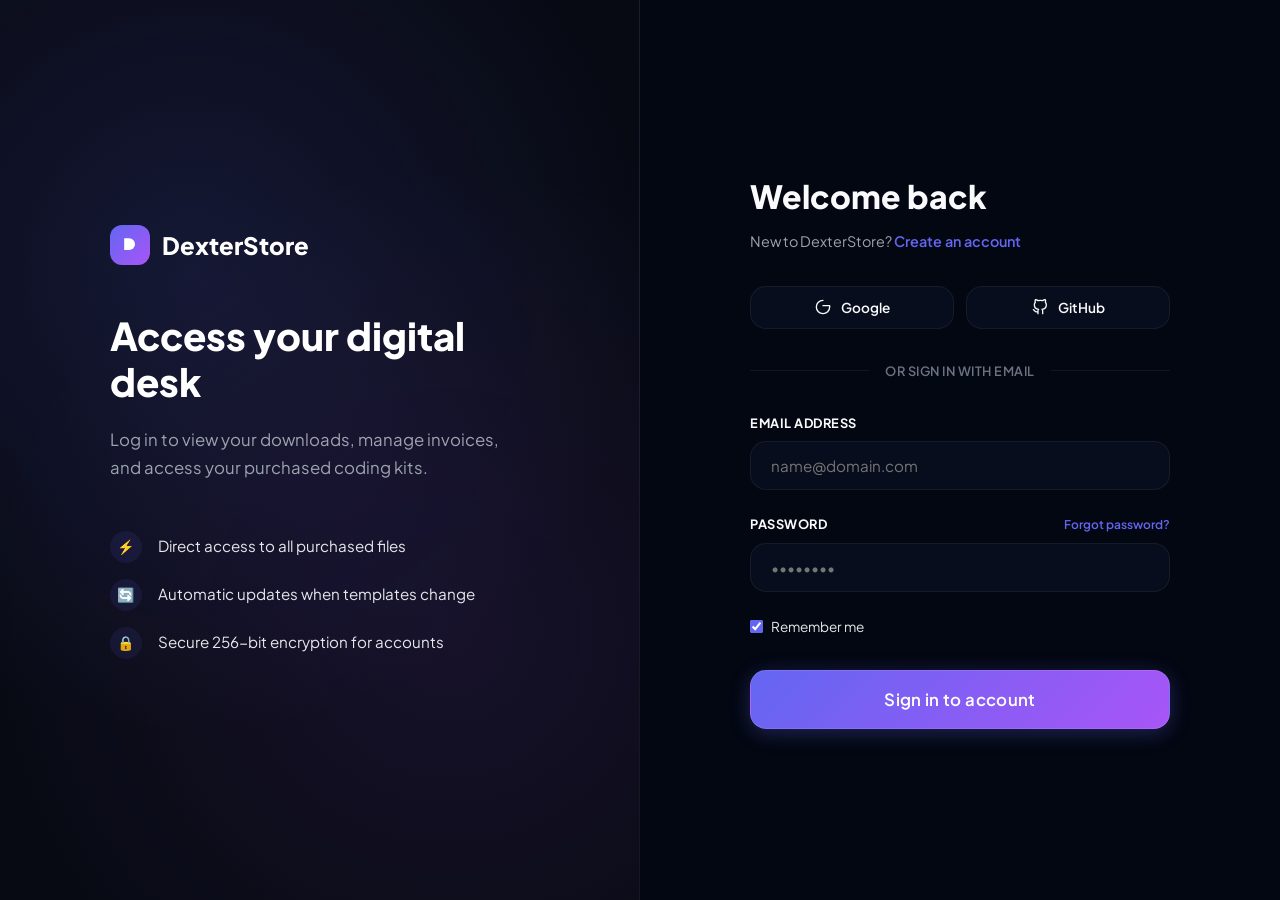
<file: login.html>
<!DOCTYPE html>
<html lang="en" data-theme="dark">
<head>
  <meta charset="UTF-8">
  <meta name="viewport" content="width=device-width, initial-scale=1.0">
  <title>Sign in — DexterStore</title>
  <link rel="stylesheet" href="style.css">
</head>
<body>

<main class="auth-page">
  
  <!-- Visual Left Side -->
  <div class="auth-panel">
    <div class="auth-panel__inner">
      <a href="index.html" class="auth-panel__logo">
        <div class="navbar__logo-mark" style="box-shadow:none;">
          <svg viewBox="0 0 24 24" fill="none" xmlns="http://www.w3.org/2000/svg">
            <path d="M5 4h6a7 7 0 0 1 0 14H5V4z" fill="white"/>
          </svg>
        </div>
        <span>Dexter<span>Store</span></span>
      </a>
      <h2 class="auth-panel__title">Access your digital desk</h2>
      <p class="auth-panel__sub">Log in to view your downloads, manage invoices, and access your purchased coding kits.</p>
      
      <div class="auth-bullet">
        <div class="auth-bullet-icon">⚡</div>
        <span>Direct access to all purchased files</span>
      </div>
      <div class="auth-bullet">
        <div class="auth-bullet-icon">🔄</div>
        <span>Automatic updates when templates change</span>
      </div>
      <div class="auth-bullet">
        <div class="auth-bullet-icon">🔒</div>
        <span>Secure 256-bit encryption for accounts</span>
      </div>
    </div>
  </div>

  <!-- Form Right Side -->
  <div class="auth-form-side">
    <div class="auth-form-box">
      <h1 class="auth-form-title">Welcome back</h1>
      <p class="auth-form-sub">New to DexterStore? <a href="register.html">Create an account</a></p>

      <div class="oauth-btns">
        <button class="oauth-btn" id="googleBtn" type="button">
          <svg width="16" height="16" viewBox="0 0 24 24" fill="none" stroke="currentColor" stroke-width="2" stroke-linecap="round" stroke-linejoin="round"><path d="M12 2a10 10 0 1 0 10 10V10H12"/></svg>
          Google
        </button>
        <button class="oauth-btn" id="githubBtn" type="button">
          <svg width="16" height="16" viewBox="0 0 24 24" fill="none" stroke="currentColor" stroke-width="2" stroke-linecap="round" stroke-linejoin="round"><path d="M9 19c-5 1.5-5-2.5-7-3m14 6v-3.87a3.37 3.37 0 0 0-.94-2.61c3.14-.35 6.44-1.54 6.44-7A5.44 5.44 0 0 0 20 4.77 5.07 5.07 0 0 0 19.91 1S18.73.65 16 2.48a13.38 13.38 0 0 0-7 0C6.27.65 5.09 1 5.09 1A5.07 5.07 0 0 0 5 4.77a5.44 5.44 0 0 0-1.5 3.78c0 5.42 3.3 6.61 6.44 7A3.37 3.37 0 0 0 9 18.13V22"/></svg>
          GitHub
        </button>
      </div>

      <div class="divider">Or sign in with email</div>

      <form id="loginForm">
        <div class="form-group">
          <label class="form-label" for="email">Email Address</label>
          <input class="form-input" type="email" id="email" required placeholder="name@domain.com">
        </div>
        <div class="form-group">
          <div style="display:flex;justify-content:space-between;align-items:center;">
            <label class="form-label" for="password">Password</label>
            <a href="#" style="font-size:0.75rem;color:var(--primary);font-weight:600;margin-bottom:8px;">Forgot password?</a>
          </div>
          <input class="form-input" type="password" id="password" required placeholder="••••••••">
        </div>

        <div class="form-opts">
          <label style="display:flex;align-items:center;gap:8px;font-size:0.85rem;cursor:pointer;">
            <input type="checkbox" style="accent-color:var(--primary);" checked> Remember me
          </label>
        </div>

        <button class="btn btn-primary btn-lg" type="submit" style="width:100%;justify-content:center;">
          Sign in to account
        </button>
      </form>
    </div>
  </div>

</main>

<div class="toast" id="toast"></div>

<script>
  document.getElementById('loginForm').addEventListener('submit', e => {
    e.preventDefault();
    const t = document.getElementById('toast');
    t.textContent = 'Welcome back! Signing in...';
    t.className = 'toast toast--success show';
    setTimeout(() => {
      window.location.href = 'index.html';
    }, 1200);
  });

  const oauthHandler = () => {
    const t = document.getElementById('toast');
    t.textContent = 'Connecting OAuth provider...';
    t.className = 'toast show';
    setTimeout(() => {
      t.textContent = 'OAuth successful! Redirecting...';
      t.className = 'toast toast--success show';
      setTimeout(() => window.location.href = 'index.html', 1000);
    }, 1500);
  };

  document.getElementById('googleBtn').addEventListener('click', oauthHandler);
  document.getElementById('githubBtn').addEventListener('click', oauthHandler);
</script>
</body>
</html>
</file>
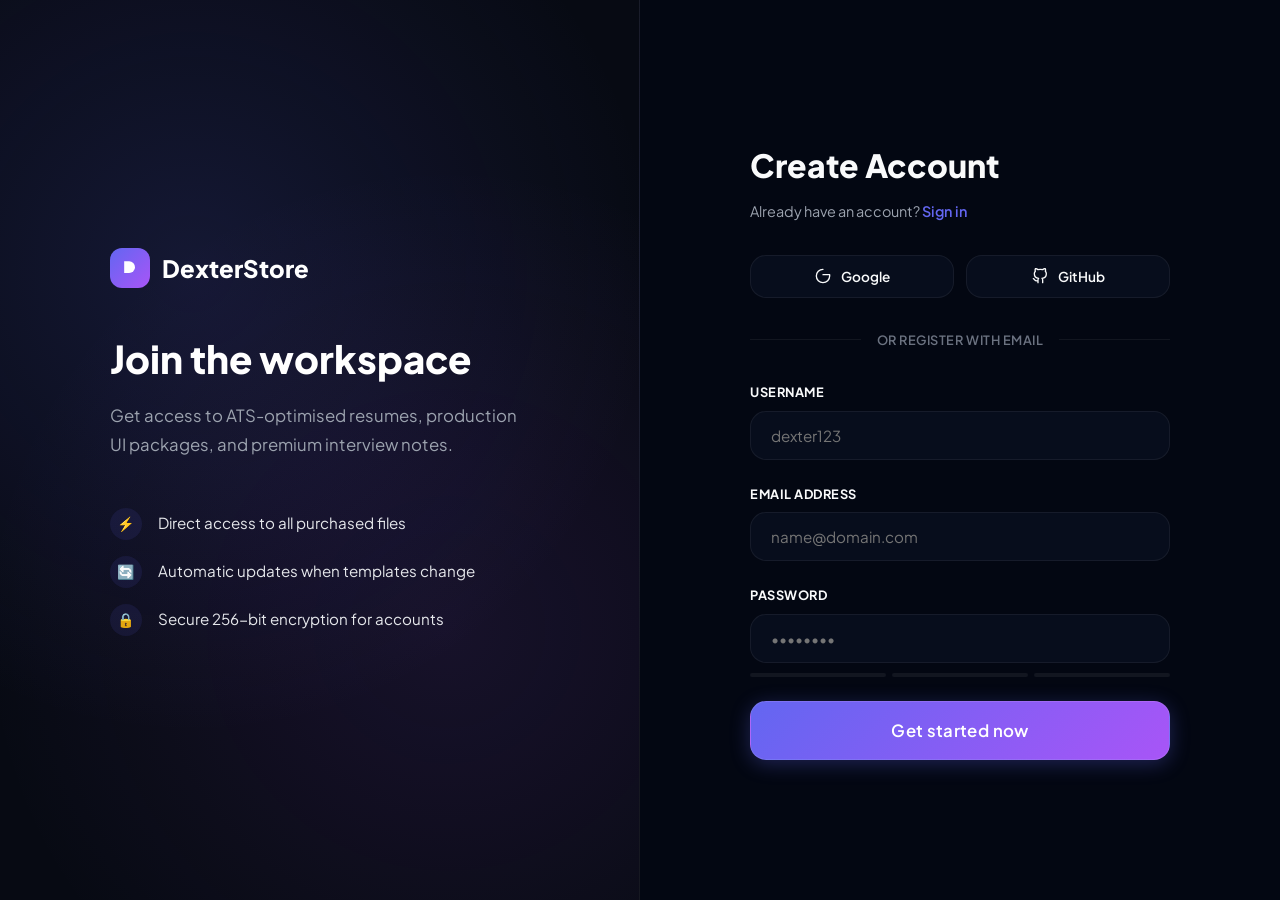
<file: register.html>
<!DOCTYPE html>
<html lang="en" data-theme="dark">
<head>
  <meta charset="UTF-8">
  <meta name="viewport" content="width=device-width, initial-scale=1.0">
  <title>Get Started — DexterStore</title>
  <link rel="stylesheet" href="style.css">
</head>
<body>

<main class="auth-page">
  
  <!-- Visual Left Side -->
  <div class="auth-panel">
    <div class="auth-panel__inner">
      <a href="index.html" class="auth-panel__logo">
        <div class="navbar__logo-mark" style="box-shadow:none;">
          <svg viewBox="0 0 24 24" fill="none" xmlns="http://www.w3.org/2000/svg">
            <path d="M5 4h6a7 7 0 0 1 0 14H5V4z" fill="white"/>
          </svg>
        </div>
        <span>Dexter<span>Store</span></span>
      </a>
      <h2 class="auth-panel__title">Join the workspace</h2>
      <p class="auth-panel__sub">Get access to ATS-optimised resumes, production UI packages, and premium interview notes.</p>
      
      <div class="auth-bullet">
        <div class="auth-bullet-icon">⚡</div>
        <span>Direct access to all purchased files</span>
      </div>
      <div class="auth-bullet">
        <div class="auth-bullet-icon">🔄</div>
        <span>Automatic updates when templates change</span>
      </div>
      <div class="auth-bullet">
        <div class="auth-bullet-icon">🔒</div>
        <span>Secure 256-bit encryption for accounts</span>
      </div>
    </div>
  </div>

  <!-- Form Right Side -->
  <div class="auth-form-side">
    <div class="auth-form-box">
      <h1 class="auth-form-title">Create Account</h1>
      <p class="auth-form-sub">Already have an account? <a href="login.html">Sign in</a></p>

      <div class="oauth-btns">
        <button class="oauth-btn" id="googleBtn" type="button">
          <svg width="16" height="16" viewBox="0 0 24 24" fill="none" stroke="currentColor" stroke-width="2" stroke-linecap="round" stroke-linejoin="round"><path d="M12 2a10 10 0 1 0 10 10V10H12"/></svg>
          Google
        </button>
        <button class="oauth-btn" id="githubBtn" type="button">
          <svg width="16" height="16" viewBox="0 0 24 24" fill="none" stroke="currentColor" stroke-width="2" stroke-linecap="round" stroke-linejoin="round"><path d="M9 19c-5 1.5-5-2.5-7-3m14 6v-3.87a3.37 3.37 0 0 0-.94-2.61c3.14-.35 6.44-1.54 6.44-7A5.44 5.44 0 0 0 20 4.77 5.07 5.07 0 0 0 19.91 1S18.73.65 16 2.48a13.38 13.38 0 0 0-7 0C6.27.65 5.09 1 5.09 1A5.07 5.07 0 0 0 5 4.77a5.44 5.44 0 0 0-1.5 3.78c0 5.42 3.3 6.61 6.44 7A3.37 3.37 0 0 0 9 18.13V22"/></svg>
          GitHub
        </button>
      </div>

      <div class="divider">Or register with email</div>

      <form id="regForm">
        <div class="form-group">
          <label class="form-label" for="username">Username</label>
          <input class="form-input" type="text" id="username" required placeholder="dexter123">
        </div>
        <div class="form-group">
          <label class="form-label" for="email">Email Address</label>
          <input class="form-input" type="email" id="email" required placeholder="name@domain.com">
        </div>
        <div class="form-group">
          <label class="form-label" for="password">Password</label>
          <input class="form-input" type="password" id="password" required placeholder="••••••••">
          <div class="strength-bar" id="strengthBar">
            <div class="strength-seg" id="seg1"></div>
            <div class="strength-seg" id="seg2"></div>
            <div class="strength-seg" id="seg3"></div>
          </div>
          <div id="strengthText" style="font-size:0.75rem;margin-top:6px;color:var(--ink-400);"></div>
        </div>

        <button class="btn btn-primary btn-lg" type="submit" style="width:100%;justify-content:center;">
          Get started now
        </button>
      </form>
    </div>
  </div>

</main>

<div class="toast" id="toast"></div>

<script>
  // Simple password strength check
  const pwd = document.getElementById('password');
  const segs = [document.getElementById('seg1'), document.getElementById('seg2'), document.getElementById('seg3')];
  const stText = document.getElementById('strengthText');

  pwd.addEventListener('input', () => {
    const val = pwd.value;
    segs.forEach(s => s.style.background = '');
    if (!val) { stText.textContent = ''; return; }

    let score = 0;
    if (val.length >= 6) score++;
    if (/[A-Z]/.test(val) && /[0-9]/.test(val)) score++;
    if (/[^A-Za-z0-9]/.test(val)) score++;

    if (score === 1) {
      segs[0].style.background = '#ef4444';
      stText.textContent = 'Weak password';
      stText.style.color = '#ef4444';
    } else if (score === 2) {
      segs[0].style.background = '#f59e0b';
      segs[1].style.background = '#f59e0b';
      stText.textContent = 'Medium password';
      stText.style.color = '#f59e0b';
    } else if (score === 3) {
      segs[0].style.background = '#10b981';
      segs[1].style.background = '#10b981';
      segs[2].style.background = '#10b981';
      stText.textContent = 'Strong password! ✓';
      stText.style.color = '#10b981';
    }
  });

  document.getElementById('regForm').addEventListener('submit', e => {
    e.preventDefault();
    const t = document.getElementById('toast');
    t.textContent = 'Account created successfully! Logging you in...';
    t.className = 'toast toast--success show';
    setTimeout(() => {
      window.location.href = 'index.html';
    }, 1200);
  });

  const oauthHandler = () => {
    const t = document.getElementById('toast');
    t.textContent = 'Connecting OAuth provider...';
    t.className = 'toast show';
    setTimeout(() => {
      t.textContent = 'OAuth successful! Redirecting...';
      t.className = 'toast toast--success show';
      setTimeout(() => window.location.href = 'index.html', 1000);
    }, 1500);
  };

  document.getElementById('googleBtn').addEventListener('click', oauthHandler);
  document.getElementById('githubBtn').addEventListener('click', oauthHandler);
</script>
</body>
</html>
</file>
<file: style.css>
/* ============================================================
   DexterStore — style.css (Premium Immersive Visual Overhaul)
   ============================================================ */

@import url('https://fonts.googleapis.com/css2?family=Plus+Jakarta+Sans:wght@300;400;500;600;700;800&family=JetBrains+Mono:wght@400;500;700&display=swap');

/* ── Design Tokens & Variables ─────────────────────────────── */
:root {
  /* Color Palette (Deep Space Theme by default) */
  --bg-main: #030712;
  --bg-card: rgba(15, 23, 42, 0.45);
  --bg-card-hover: rgba(30, 41, 59, 0.7);
  --border-color: rgba(255, 255, 255, 0.06);
  --border-color-hover: rgba(99, 102, 241, 0.4);
  
  --ink-900: #F9FAFB;
  --ink-700: #E5E7EB;
  --ink-500: #9CA3AF;
  --ink-400: #6B7280;
  --ink-300: #374151;
  --ink-100: rgba(255, 255, 255, 0.05);

  /* Brand Accents */
  --primary: #6366f1;
  --primary-rgb: 99, 102, 241;
  --primary-hover: #4f46e5;
  --accent: #a855f7;
  --accent-glow: radial-gradient(circle at 50% 50%, rgba(99, 102, 241, 0.15) 0%, transparent 60%);

  /* Typography */
  --font-display: 'Plus Jakarta Sans', sans-serif;
  --font-body: 'Plus Jakarta Sans', sans-serif;
  --font-mono: 'JetBrains Mono', monospace;

  /* Layout */
  --radius-sm: 8px;
  --radius-md: 16px;
  --radius-lg: 24px;
  --radius-pill: 9999px;

  /* Shadows */
  --shadow-sm: 0 2px 8px rgba(0, 0, 0, 0.4);
  --shadow-md: 0 8px 24px rgba(0, 0, 0, 0.5);
  --shadow-lg: 0 16px 48px rgba(0, 0, 0, 0.6);
  --shadow-xl: 0 24px 64px rgba(0, 0, 0, 0.7);
  --shadow-glow: 0 0 20px rgba(99, 102, 241, 0.25);

  /* Animation Easing */
  --ease-elastic: cubic-bezier(0.68, -0.6, 0.32, 1.6);
  --ease-out: cubic-bezier(0.16, 1, 0.3, 1);
  --t-fast: 200ms;
  --t-med: 400ms;
  --t-slow: 600ms;
}

/* Light Theme Overrides */
[data-theme="light"] {
  --bg-main: #f8fafc;
  --bg-card: rgba(255, 255, 255, 0.75);
  --bg-card-hover: rgba(255, 255, 255, 0.95);
  --border-color: rgba(15, 23, 42, 0.08);
  --border-color-hover: rgba(99, 102, 241, 0.5);

  --ink-900: #0f172a;
  --ink-700: #334155;
  --ink-500: #64748b;
  --ink-400: #94a3b8;
  --ink-300: #cbd5e1;
  --ink-100: rgba(15, 23, 42, 0.04);

  --shadow-sm: 0 2px 8px rgba(15, 23, 42, 0.04);
  --shadow-md: 0 8px 24px rgba(15, 23, 42, 0.08);
  --shadow-lg: 0 16px 48px rgba(15, 23, 42, 0.12);
  --shadow-xl: 0 24px 64px rgba(15, 23, 42, 0.16);
  --shadow-glow: 0 0 20px rgba(99, 102, 241, 0.15);
  
  --accent-glow: radial-gradient(circle at 50% 50%, rgba(99, 102, 241, 0.05) 0%, transparent 60%);
}

/* ── Reset & Globals ────────────────────────────────────────── */
*, *::before, *::after {
  box-sizing: border-box;
  margin: 0;
  padding: 0;
}

html {
  scroll-behavior: initial !important;
  -webkit-font-smoothing: antialiased;
  scrollbar-width: thin;
  scrollbar-color: var(--primary) var(--bg-main);
}

body {
  font-family: var(--font-body);
  background: var(--bg-main);
  background-image: 
    radial-gradient(rgba(255, 255, 255, 0.012) 1px, transparent 1px),
    linear-gradient(to bottom, rgba(255, 255, 255, 0.003) 1px, transparent 1px);
  background-size: 32px 32px, 100% 256px;
  color: var(--ink-700);
  line-height: 1.6;
  min-height: 100vh;
  overflow-x: hidden;
  transition: background var(--t-med) var(--ease-out), color var(--t-med) var(--ease-out);
}

/* Custom Scrollbar */
::-webkit-scrollbar {
  width: 8px;
}
::-webkit-scrollbar-track {
  background: var(--bg-main);
}
::-webkit-scrollbar-thumb {
  background: var(--ink-300);
  border-radius: var(--radius-pill);
}
::-webkit-scrollbar-thumb:hover {
  background: var(--primary);
}

img {
  display: block;
  max-width: 100%;
  height: auto;
  border-radius: inherit;
}

a {
  text-decoration: none;
  color: inherit;
  transition: color var(--t-fast) var(--ease-out);
}

ul {
  list-style: none;
}

button, input, select, textarea {
  font-family: inherit;
  color: inherit;
  background: none;
  border: none;
  outline: none;
}

/* ── Layout Container ────────────────────────────────────────── */
.container {
  width: 100%;
  max-width: 1300px;
  margin: 0 auto;
  padding: 0 32px;
}

.text-center { text-align: center; }

/* ── Scroll-Reveal & Premium Entrance Animations ────────────── */
.reveal {
  opacity: 0;
  transform: translateY(30px) scale(0.98);
  transition: opacity var(--t-slow) var(--ease-out), transform var(--t-slow) var(--ease-out);
  will-change: transform, opacity;
}

.reveal.visible {
  opacity: 1;
  transform: translateY(0) scale(1);
}

.reveal-d1 { transition-delay: 100ms; }
.reveal-d2 { transition-delay: 200ms; }
.reveal-d3 { transition-delay: 300ms; }
.reveal-d4 { transition-delay: 400ms; }

/* ── Glow Background Orbs ────────────────────────────────────── */
.glow-orb {
  position: absolute;
  width: 1000px;
  height: 1000px;
  border-radius: 50%;
  pointer-events: none;
  z-index: 0;
  filter: blur(120px);
  opacity: 0.8;
}
.glow-orb--1 { top: -300px; right: -200px; background: radial-gradient(circle, rgba(99, 102, 241, 0.12) 0%, rgba(168, 85, 247, 0.03) 50%, transparent 70%); }
.glow-orb--2 { top: 600px; left: -300px; background: radial-gradient(circle, rgba(168, 85, 247, 0.08) 0%, rgba(99, 102, 241, 0.02) 50%, transparent 70%); }
.glow-orb--3 { top: 1800px; right: -200px; background: radial-gradient(circle, rgba(99, 102, 241, 0.06) 0%, rgba(168, 85, 247, 0.01) 50%, transparent 70%); }

/* ── Buttons ────────────────────────────────────────────────── */
.btn {
  display: inline-flex;
  align-items: center;
  gap: 10px;
  padding: 14px 28px;
  border-radius: var(--radius-md);
  font-size: 0.95rem;
  font-weight: 600;
  letter-spacing: 0.02em;
  white-space: nowrap;
  cursor: pointer;
  transition: all var(--t-med) var(--ease-out);
  position: relative;
  overflow: hidden;
}

/* Glassmorphism gradient border effect for primary button */
.btn-primary {
  background: linear-gradient(135deg, var(--primary), var(--accent));
  color: #fff;
  box-shadow: 0 4px 20px rgba(99, 102, 241, 0.3);
  border: 1px solid rgba(255, 255, 255, 0.1);
}

.btn-primary::before {
  content: '';
  position: absolute;
  top: 0; left: -100%;
  width: 100%; height: 100%;
  background: linear-gradient(90deg, transparent, rgba(255, 255, 255, 0.2), transparent);
  transition: left var(--t-slow) ease;
}

.btn-primary:hover {
  transform: translateY(-3px) scale(1.02);
  box-shadow: 0 12px 28px rgba(99, 102, 241, 0.5), 0 0 20px rgba(168, 85, 247, 0.3);
}

.btn-primary:hover::before {
  left: 100%;
}

.btn-ghost {
  background: rgba(255, 255, 255, 0.03);
  border: 1px solid var(--border-color);
  color: var(--ink-900);
  backdrop-filter: blur(8px);
}

.btn-ghost:hover {
  background: rgba(255, 255, 255, 0.07);
  border-color: var(--primary);
  transform: translateY(-2px);
}

.btn-outline {
  background: transparent;
  color: var(--primary);
  border: 1px solid var(--primary);
}

.btn-outline:hover {
  background: var(--primary);
  color: #fff;
  box-shadow: var(--shadow-glow);
  transform: translateY(-2px);
}

.btn-white {
  background: #fff;
  color: #030712;
  box-shadow: var(--shadow-md);
}

.btn-white:hover {
  background: rgba(255, 255, 255, 0.9);
  transform: translateY(-2px) scale(1.02);
  box-shadow: var(--shadow-lg);
}

.btn-sm {
  padding: 10px 20px;
  font-size: 0.85rem;
  border-radius: var(--radius-sm);
}

.btn-lg {
  padding: 18px 36px;
  font-size: 1.05rem;
  border-radius: var(--radius-md);
}

/* ── Interactive Premium Navigation ─────────────────────────── */
.navbar {
  position: fixed;
  top: 0; left: 0; right: 0;
  z-index: 1000;
  background: rgba(3, 7, 18, 0.7);
  backdrop-filter: blur(20px);
  border-bottom: 1px solid var(--border-color);
  transition: all var(--t-med) var(--ease-out);
}

[data-theme="light"] .navbar {
  background: rgba(248, 252, 252, 0.8);
}

.navbar.scrolled {
  padding: 4px 0;
  background: rgba(3, 7, 18, 0.85);
  box-shadow: var(--shadow-md);
}

[data-theme="light"] .navbar.scrolled {
  background: rgba(255, 255, 255, 0.9);
}

.navbar__inner {
  display: flex;
  align-items: center;
  justify-content: space-between;
  height: 80px;
}

/* Logo */
.navbar__logo {
  display: flex;
  align-items: center;
  gap: 12px;
  font-family: var(--font-display);
  font-weight: 800;
  font-size: 1.4rem;
  letter-spacing: -0.02em;
  color: var(--ink-900);
}

.navbar__logo-mark {
  width: 40px;
  height: 40px;
  background: linear-gradient(135deg, var(--primary), var(--accent));
  border-radius: 12px;
  display: flex;
  align-items: center;
  justify-content: center;
  box-shadow: var(--shadow-glow);
}

.navbar__logo-mark svg {
  width: 20px;
  height: 20px;
}

.navbar__logo-text span {
  background: linear-gradient(90deg, var(--primary), var(--accent));
  -webkit-background-clip: text;
  -webkit-text-fill-color: transparent;
}

/* Nav links */
.navbar__nav {
  display: flex;
  align-items: center;
  gap: 8px;
}

.navbar__link {
  position: relative;
  padding: 8px 18px;
  font-size: 0.9rem;
  font-weight: 500;
  color: var(--ink-500);
  border-radius: var(--radius-pill);
  transition: all var(--t-fast) var(--ease-out);
}

.navbar__link::before {
  content: '';
  position: absolute;
  inset: 0;
  background: rgba(99, 102, 241, 0.08);
  border-radius: var(--radius-pill);
  transform: scale(0.9);
  opacity: 0;
  transition: all var(--t-fast) var(--ease-out);
  z-index: -1;
}

.navbar__link:hover, .navbar__link.active {
  color: var(--primary);
}

.navbar__link:hover::before, .navbar__link.active::before {
  transform: scale(1);
  opacity: 1;
}

/* Actions */
.navbar__actions {
  display: flex;
  align-items: center;
  gap: 14px;
}

/* Cart Icon */
.cart-icon {
  position: relative;
}

.cart-count {
  position: absolute;
  top: -6px;
  right: -6px;
  background: linear-gradient(135deg, var(--accent), var(--primary));
  color: #fff;
  font-size: 10px;
  font-weight: 800;
  width: 20px;
  height: 20px;
  border-radius: 50%;
  display: flex;
  align-items: center;
  justify-content: center;
  border: 2px solid var(--bg-main);
  box-shadow: var(--shadow-sm);
}

/* Mobile Toggle */
.navbar__toggle {
  display: none;
  flex-direction: column;
  gap: 6px;
  padding: 10px;
  cursor: pointer;
}

.navbar__toggle span {
  display: block;
  width: 24px;
  height: 2px;
  background: var(--ink-900);
  border-radius: var(--radius-pill);
  transition: all var(--t-med) var(--ease-out);
}

/* ── REDESIGNED HERO SECTION (Premium Typographic & Blueprint Showcase) ──────── */
.hero {
  padding: 220px 0 100px;
  position: relative;
  overflow: hidden;
  background: radial-gradient(circle at 50% -20%, rgba(99, 102, 241, 0.15) 0%, transparent 60%);
  text-align: center;
}

#beamsCanvas {
  position: absolute;
  top: 0;
  left: 0;
  width: 100%;
  height: 100%;
  pointer-events: none;
  z-index: 1;
  opacity: 0.75;
}

.hero__inner {
  max-width: 1000px;
  margin: 0 auto;
}

.hero__eyebrow {
  display: inline-flex;
  align-items: center;
  gap: 8px;
  background: rgba(99, 102, 241, 0.1);
  border: 1px solid rgba(99, 102, 241, 0.2);
  color: var(--primary);
  font-family: var(--font-mono);
  font-size: 0.72rem;
  font-weight: 700;
  text-transform: uppercase;
  letter-spacing: 0.08em;
  padding: 6px 16px;
  border-radius: var(--radius-pill);
  margin-bottom: 32px;
}

.hero__eyebrow::before {
  content: '';
  width: 8px;
  height: 8px;
  background: var(--primary);
  border-radius: 50%;
  box-shadow: 0 0 8px var(--primary);
  animation: pulse-glow 2s infinite;
}

@keyframes pulse-glow {
  0% { transform: scale(1); opacity: 1; box-shadow: 0 0 0 0 rgba(99, 102, 241, 0.7); }
  70% { transform: scale(1.2); opacity: 0.5; box-shadow: 0 0 0 6px rgba(99, 102, 241, 0); }
  100% { transform: scale(1); opacity: 1; box-shadow: 0 0 0 0 rgba(99, 102, 241, 0); }
}

.hero__heading {
  font-family: var(--font-display);
  font-size: clamp(3rem, 6vw, 5.2rem);
  font-weight: 800;
  line-height: 1.05;
  color: var(--ink-900);
  margin-bottom: 28px;
  letter-spacing: -0.04em;
}

.hero__heading em {
  font-style: normal;
  background: linear-gradient(135deg, var(--primary), var(--accent));
  -webkit-background-clip: text;
  -webkit-text-fill-color: transparent;
}

.hero__sub {
  font-size: 1.25rem;
  color: var(--ink-500);
  line-height: 1.8;
  margin-bottom: 48px;
  max-width: 680px;
  margin-left: auto;
  margin-right: auto;
}

.hero__cta {
  display: flex;
  align-items: center;
  justify-content: center;
  gap: 16px;
  flex-wrap: wrap;
}

.hero__trust {
  display: flex;
  align-items: center;
  justify-content: center;
  gap: 16px;
  margin-top: 48px;
  padding-top: 40px;
  border-top: 1px solid var(--border-color);
}

.hero__avatars {
  display: flex;
  align-items: center;
}

.hero__avatars span {
  width: 36px;
  height: 36px;
  border-radius: 50%;
  border: 2px solid var(--bg-main);
  margin-right: -10px;
  display: flex;
  align-items: center;
  justify-content: center;
  font-size: 11px;
  font-weight: 800;
  background: var(--bg-main);
  color: var(--primary);
  box-shadow: var(--shadow-sm);
  transition: transform var(--t-fast) ease;
}

.hero__avatars span:hover {
  transform: translateY(-4px) scale(1.1);
  z-index: 10;
}

.hero__trust-text {
  font-size: 0.85rem;
  color: var(--ink-500);
}

.hero__trust-text strong {
  color: var(--ink-900);
}

/* ── 3D TYPOGRAPHIC PARALLAX SCULPTURE (Zero cards, zero diagrams, pure digital typography layout) ── */
.hero-sculpture {
  margin-top: 80px;
  position: relative;
  width: 100%;
  max-width: 800px;
  margin-left: auto;
  margin-right: auto;
  height: 280px;
  display: flex;
  flex-direction: column;
  justify-content: center;
  align-items: center;
  perspective: 1000px;
}

.sculpture-layer {
  position: absolute;
  width: 100%;
  display: flex;
  flex-direction: column;
  align-items: center;
  justify-content: center;
  transition: transform 0.1s ease-out;
  pointer-events: none;
}

.sculpture-layer--back {
  font-family: var(--font-mono);
  font-size: 0.85rem;
  color: var(--ink-300);
  opacity: 0.35;
  gap: 10px;
  transform: translateZ(-150px) scale(1.15);
}

.sculpture-code {
  letter-spacing: 0.1em;
  white-space: nowrap;
}

.sculpture-layer--mid {
  font-family: var(--font-mono);
  font-size: 1.15rem;
  font-weight: 700;
  color: var(--primary);
  opacity: 0.85;
  gap: 12px;
  transform: translateZ(-50px);
}

.sculpture-spec {
  letter-spacing: 0.05em;
  text-transform: uppercase;
}

.sculpture-layer--front {
  flex-direction: row !important;
  gap: 16px;
  transform: translateZ(50px);
}

.sculpture-badge {
  font-family: var(--font-mono);
  font-size: 0.78rem;
  font-weight: 800;
  letter-spacing: 0.08em;
  padding: 8px 18px;
  border-radius: var(--radius-pill);
  border: 1px solid var(--border-color);
  background: rgba(255, 255, 255, 0.03);
  color: var(--ink-900);
  backdrop-filter: blur(8px);
  box-shadow: var(--shadow-sm);
  transition: all var(--t-fast) ease;
}

.sculpture-badge--accent {
  border-color: rgba(168, 85, 247, 0.4);
  color: var(--accent);
  background: rgba(168, 85, 247, 0.04);
}

@media (max-width: 768px) {
  .hero-sculpture {
    height: 380px;
  }
  .sculpture-layer--back {
    font-size: 0.72rem;
  }
  .sculpture-layer--mid {
    font-size: 0.95rem;
  }
  .sculpture-layer--front {
    flex-wrap: wrap;
    justify-content: center;
  }
}





/* ── Stats Bar ──────────────────────────────────────────────── */
.stats-bar {
  background: var(--bg-card);
  border-top: 1px solid var(--border-color);
  border-bottom: 1px solid var(--border-color);
  backdrop-filter: blur(12px);
  padding: 50px 0;
  position: relative;
  z-index: 5;
}

.stats-bar__grid {
  display: grid;
  grid-template-columns: repeat(4, 1fr);
  gap: 32px;
}

.stat__num {
  font-family: var(--font-display);
  font-size: 2.8rem;
  font-weight: 800;
  color: var(--ink-900);
  line-height: 1;
  margin-bottom: 8px;
}

.stat__num em {
  font-style: normal;
  background: linear-gradient(135deg, var(--primary), var(--accent));
  -webkit-background-clip: text;
  -webkit-text-fill-color: transparent;
}

.stat__lbl {
  font-size: 0.9rem;
  color: var(--ink-500);
  font-weight: 500;
}

/* ── Section General Layouts ────────────────────────────────── */
.section {
  padding: 120px 0;
  position: relative;
}

.section--alt {
  background: rgba(15, 23, 42, 0.2);
}

.section__hd {
  text-align: center;
  max-width: 600px;
  margin: 0 auto 64px;
}

.section__tag {
  display: inline-block;
  font-size: 0.75rem;
  font-weight: 700;
  text-transform: uppercase;
  letter-spacing: 0.08em;
  color: var(--primary);
  margin-bottom: 12px;
}

.section__title {
  font-family: var(--font-display);
  font-size: clamp(2rem, 3.5vw, 3rem);
  font-weight: 800;
  color: var(--ink-900);
  line-height: 1.2;
  margin-bottom: 16px;
}

.section__desc {
  font-size: 1.05rem;
  color: var(--ink-500);
  line-height: 1.7;
}

/* ── PREMIUM BENTO GRID (Why DexterStore) ─────────────────────── */
.features-grid {
  display: grid;
  grid-template-columns: repeat(3, 1fr);
  gap: 24px;
}

.feat-card {
  background: var(--bg-card);
  border: 1px solid var(--border-color);
  border-radius: var(--radius-lg);
  padding: 36px;
  transition: all var(--t-med) var(--ease-out);
  position: relative;
  overflow: hidden;
}

/* Asymmetric Bento Box Layout sizes */
.feat-card:nth-child(1) { grid-column: span 2; }
.feat-card:nth-child(4) { grid-column: span 2; }

.feat-card::before {
  content: '';
  position: absolute;
  top: 0; left: 0; width: 100%; height: 100%;
  background: radial-gradient(circle at 0% 0%, rgba(99, 102, 241, 0.05) 0%, transparent 50%);
  pointer-events: none;
}

.feat-card:hover {
  transform: translateY(-6px);
  border-color: var(--border-color-hover);
  box-shadow: var(--shadow-lg), 0 0 30px rgba(99, 102, 241, 0.05);
}

.feat-icon {
  width: 56px;
  height: 56px;
  border-radius: var(--radius-md);
  background: rgba(99, 102, 241, 0.1);
  color: var(--primary);
  display: flex;
  align-items: center;
  justify-content: center;
  font-size: 24px;
  margin-bottom: 24px;
  transition: all var(--t-med) var(--ease-out);
}

.feat-card:hover .feat-icon {
  background: var(--primary);
  color: #fff;
  transform: scale(1.1) rotate(5deg);
  box-shadow: var(--shadow-glow);
}

.feat-title {
  font-family: var(--font-display);
  font-size: 1.15rem;
  font-weight: 700;
  color: var(--ink-900);
  margin-bottom: 12px;
}

.feat-desc {
  font-size: 0.9rem;
  color: var(--ink-500);
  line-height: 1.7;
}

/* ── PREMIUM PRODUCT GRID & 3D HOVER CARDS ─────────────────────── */
.products-grid {
  display: grid;
  grid-template-columns: repeat(3, 1fr);
  gap: 32px;
}

.product-card {
  background: var(--bg-card);
  border: 1px solid var(--border-color);
  border-radius: var(--radius-lg);
  overflow: hidden;
  display: flex;
  flex-direction: column;
  transition: all var(--t-med) var(--ease-out);
  position: relative;
}

.product-card:hover {
  transform: translateY(-10px);
  border-color: var(--border-color-hover);
  box-shadow: var(--shadow-xl), 0 10px 40px rgba(99, 102, 241, 0.12);
}

.pc-thumb {
  position: relative;
  overflow: hidden;
  aspect-ratio: 16/11;
  background: var(--ink-300);
}

.pc-thumb img {
  width: 100%;
  height: 100%;
  object-fit: cover;
  transition: transform var(--t-slow) var(--ease-out);
}

.product-card:hover .pc-thumb img {
  transform: scale(1.08);
}

.pc-badge {
  position: absolute;
  top: 16px;
  left: 16px;
  font-size: 0.7rem;
  font-weight: 800;
  letter-spacing: 0.06em;
  text-transform: uppercase;
  padding: 6px 12px;
  border-radius: var(--radius-pill);
  color: #fff;
  background: var(--bg-main);
  box-shadow: var(--shadow-sm);
  z-index: 5;
}
.pc-badge--blue { background: var(--primary); }
.pc-badge--green { background: #10b981; }

.pc-overlay {
  position: absolute;
  inset: 0;
  background: rgba(3, 7, 18, 0.6);
  backdrop-filter: blur(4px);
  display: flex;
  align-items: center;
  justify-content: center;
  gap: 12px;
  opacity: 0;
  transition: opacity var(--t-med) var(--ease-out);
  z-index: 4;
}

.product-card:hover .pc-overlay {
  opacity: 1;
}

.pc-body {
  padding: 24px;
  flex: 1;
  display: flex;
  flex-direction: column;
}

.pc-meta {
  display: flex;
  align-items: center;
  justify-content: space-between;
  margin-bottom: 12px;
}

.pc-cat {
  font-size: 0.72rem;
  font-weight: 800;
  text-transform: uppercase;
  letter-spacing: 0.08em;
  color: var(--primary);
}

.pc-rating {
  font-size: 0.8rem;
  color: var(--ink-500);
  display: flex;
  align-items: center;
  gap: 4px;
}

.pc-stars {
  color: #f59e0b;
  font-size: 11px;
}

.pc-title {
  font-family: var(--font-display);
  font-size: 1.1rem;
  font-weight: 700;
  color: var(--ink-900);
  line-height: 1.4;
  margin-bottom: 10px;
}

.pc-desc {
  font-size: 0.85rem;
  color: var(--ink-500);
  line-height: 1.7;
  margin-bottom: 24px;
}

.pc-footer {
  display: flex;
  align-items: center;
  justify-content: space-between;
  border-top: 1px solid var(--border-color);
  padding-top: 20px;
  margin-top: auto;
}

.pc-price {
  display: flex;
  align-items: baseline;
  gap: 8px;
}

.pc-price-main {
  font-size: 1.3rem;
  font-weight: 800;
  color: var(--ink-900);
}

.pc-price-old {
  font-size: 0.85rem;
  color: var(--ink-400);
  text-decoration: line-through;
}

/* ── PREMIUM CTA BANNER ───────────────────────────────────────── */
.banner {
  background: radial-gradient(circle at 10% 20%, rgba(99, 102, 241, 0.15) 0%, transparent 40%),
              radial-gradient(circle at 90% 80%, rgba(168, 85, 247, 0.1) 0%, transparent 40%),
              var(--bg-card);
  border: 1px solid var(--border-color);
  border-radius: var(--radius-lg);
  padding: 80px 48px;
  text-align: center;
  position: relative;
  overflow: hidden;
  backdrop-filter: blur(12px);
  margin: 60px auto;
}

.banner__inner {
  position: relative;
  z-index: 5;
}

.banner__title {
  font-family: var(--font-display);
  font-size: clamp(2rem, 4vw, 2.8rem);
  font-weight: 800;
  color: var(--ink-900);
  margin-bottom: 16px;
}

.banner__sub {
  color: var(--ink-500);
  font-size: 1.1rem;
  margin-bottom: 36px;
}

.banner__btns {
  display: flex;
  justify-content: center;
  gap: 16px;
  flex-wrap: wrap;
}

/* ── PREMIUM FOOTER ──────────────────────────────────────────── */
.footer {
  background: #020617;
  border-top: 1px solid var(--border-color);
  color: var(--ink-500);
  padding: 80px 0 40px;
}

[data-theme="light"] .footer {
  background: #f1f5f9;
}

.footer__grid {
  display: grid;
  grid-template-columns: 2fr 1fr 1fr 1fr;
  gap: 64px;
  margin-bottom: 64px;
}

.footer__logo {
  display: flex;
  align-items: center;
  gap: 12px;
  margin-bottom: 24px;
}

.footer__logo-mark {
  width: 36px;
  height: 36px;
  background: linear-gradient(135deg, var(--primary), var(--accent));
  border-radius: 10px;
  display: flex;
  align-items: center;
  justify-content: center;
}

.footer__logo-mark svg {
  width: 18px;
  height: 18px;
}

.footer__logo-name {
  font-family: var(--font-display);
  font-weight: 800;
  font-size: 1.25rem;
  color: var(--ink-900);
}

.footer__desc {
  font-size: 0.85rem;
  line-height: 1.8;
  max-width: 320px;
  margin-bottom: 24px;
}

.footer__socials {
  display: flex;
  gap: 12px;
}

.footer__soc {
  width: 40px;
  height: 40px;
  border-radius: 10px;
  background: var(--ink-100);
  border: 1px solid var(--border-color);
  display: flex;
  align-items: center;
  justify-content: center;
  color: var(--ink-500);
  transition: all var(--t-fast) var(--ease-out);
}

.footer__soc:hover {
  background: var(--primary);
  color: #fff;
  border-color: var(--primary);
  transform: translateY(-3px);
  box-shadow: var(--shadow-glow);
}

.footer__col-title {
  font-size: 0.8rem;
  font-weight: 700;
  text-transform: uppercase;
  letter-spacing: 0.08em;
  color: var(--ink-900);
  margin-bottom: 24px;
}

.footer__links {
  display: flex;
  flex-direction: column;
  gap: 12px;
}

.footer__link {
  font-size: 0.85rem;
  color: var(--ink-500);
  transition: color var(--t-fast) var(--ease-out);
}

.footer__link:hover {
  color: var(--primary);
}

.footer__bottom {
  border-top: 1px solid var(--border-color);
  padding-top: 32px;
  display: flex;
  align-items: center;
  justify-content: space-between;
  font-size: 0.8rem;
  color: var(--ink-400);
}

/* ── INNER PAGES (Products, Cart, Detail) ────────────────────── */
.page-header {
  background: radial-gradient(circle at 50% -20%, rgba(99, 102, 241, 0.12) 0%, transparent 60%), var(--bg-main);
  padding: 140px 0 80px;
  border-bottom: 1px solid var(--border-color);
}

.page-header__tag {
  font-size: 0.75rem;
  font-weight: 700;
  text-transform: uppercase;
  letter-spacing: 0.08em;
  color: var(--primary);
  margin-bottom: 12px;
}

.page-header__title {
  font-family: var(--font-display);
  font-size: clamp(2rem, 4vw, 3rem);
  font-weight: 800;
  color: var(--ink-900);
  margin-bottom: 12px;
}

.page-header__sub {
  color: var(--ink-500);
  font-size: 1.05rem;
  max-width: 600px;
}

/* Controls & Filter Tabs */
.pcontrols {
  display: flex;
  align-items: center;
  justify-content: space-between;
  gap: 24px;
  padding: 24px 0;
  border-bottom: 1px solid var(--border-color);
  margin-bottom: 48px;
  flex-wrap: wrap;
}

.filter-tabs {
  display: flex;
  gap: 8px;
  flex-wrap: wrap;
}

.ftab {
  padding: 10px 24px;
  border-radius: var(--radius-pill);
  font-size: 0.85rem;
  font-weight: 600;
  color: var(--ink-500);
  background: var(--bg-card);
  border: 1px solid var(--border-color);
  cursor: pointer;
  transition: all var(--t-fast) var(--ease-out);
}

.ftab.active, .ftab:hover {
  background: var(--primary);
  color: #fff;
  border-color: var(--primary);
  box-shadow: var(--shadow-glow);
}

.psort {
  display: flex;
  align-items: center;
  gap: 12px;
}

.psort-label {
  font-size: 0.85rem;
  color: var(--ink-500);
  font-weight: 500;
}

.psort-select {
  padding: 10px 16px;
  border: 1px solid var(--border-color);
  background: var(--bg-card);
  border-radius: var(--radius-md);
  font-size: 0.85rem;
  color: var(--ink-900);
  cursor: pointer;
  transition: border-color var(--t-fast);
}

.psort-select:focus {
  border-color: var(--primary);
}

/* ── Cart Layout ────────────────────────────────────────────── */
.cart-layout {
  display: grid;
  grid-template-columns: 1fr 360px;
  gap: 40px;
  align-items: start;
  padding: 60px 0 100px;
}

.cart-panel {
  background: var(--bg-card);
  border: 1px solid var(--border-color);
  border-radius: var(--radius-lg);
  overflow: hidden;
  backdrop-filter: blur(12px);
}

.cart-panel-hd {
  padding: 24px 32px;
  border-bottom: 1px solid var(--border-color);
  display: flex;
  align-items: center;
  justify-content: space-between;
}

.cart-panel-title {
  font-family: var(--font-display);
  font-weight: 700;
  color: var(--ink-900);
}

.cart-count-pill {
  background: rgba(99, 102, 241, 0.1);
  color: var(--primary);
  font-size: 0.75rem;
  font-weight: 700;
  padding: 4px 12px;
  border-radius: var(--radius-pill);
}

.cart-item {
  display: flex;
  gap: 20px;
  padding: 24px 32px;
  border-bottom: 1px solid var(--border-color);
  align-items: center;
  transition: background var(--t-fast) var(--ease-out);
}

.cart-item:last-child {
  border-bottom: none;
}

.cart-item:hover {
  background: var(--bg-card-hover);
}

.cart-item-img {
  width: 90px;
  height: 68px;
  border-radius: var(--radius-md);
  object-fit: cover;
  background: var(--ink-300);
}

.cart-item-info {
  flex: 1;
  min-width: 0;
}

.cart-item-cat {
  font-size: 0.7rem;
  font-weight: 800;
  text-transform: uppercase;
  color: var(--primary);
  margin-bottom: 4px;
}

.cart-item-name {
  font-weight: 600;
  font-size: 0.95rem;
  color: var(--ink-900);
  margin-bottom: 4px;
}

.cart-item-meta {
  font-size: 0.78rem;
  color: var(--ink-400);
}

.cart-item-price {
  font-weight: 700;
  color: var(--ink-900);
  font-size: 1rem;
}

.cart-item-rm {
  width: 32px;
  height: 32px;
  border-radius: var(--radius-sm);
  border: 1px solid var(--border-color);
  color: var(--ink-400);
  display: flex;
  align-items: center;
  justify-content: center;
  transition: all var(--t-fast);
}

.cart-item-rm:hover {
  border-color: #ef4444;
  background: rgba(239, 68, 68, 0.1);
  color: #ef4444;
}

/* Cart Summary Box */
.cart-summary {
  background: var(--bg-card);
  border: 1px solid var(--border-color);
  border-radius: var(--radius-lg);
  overflow: hidden;
  position: sticky;
  top: 100px;
  backdrop-filter: blur(12px);
}

.cart-sum-hd {
  padding: 24px 32px;
  border-bottom: 1px solid var(--border-color);
  font-family: var(--font-display);
  font-weight: 700;
  color: var(--ink-900);
}

.cart-sum-body {
  padding: 24px 32px;
}

.cart-sum-row {
  display: flex;
  justify-content: space-between;
  padding: 12px 0;
  font-size: 0.9rem;
  color: var(--ink-500);
}

.cart-sum-row.total {
  font-family: var(--font-display);
  font-weight: 800;
  color: var(--ink-900);
  font-size: 1.15rem;
  border-top: 1px solid var(--border-color);
  margin-top: 12px;
  padding-top: 20px;
}

.coupon-row {
  display: flex;
  gap: 8px;
  margin-top: 20px;
}

.coupon-input {
  flex: 1;
  padding: 10px 16px;
  border: 1px solid var(--border-color);
  border-radius: var(--radius-md);
  font-size: 0.85rem;
  background: var(--bg-main);
}

.cart-sum-ft {
  padding: 0 32px 32px;
}

/* ── AUTHENTICATION PAGES (Redesigned Elegant Layout) ────────── */
.auth-page {
  min-height: 100vh;
  display: grid;
  grid-template-columns: 1fr 1fr;
  background: var(--bg-main);
}

.auth-panel {
  background: radial-gradient(circle at 30% 30%, rgba(99, 102, 241, 0.15) 0%, transparent 60%),
              radial-gradient(circle at 70% 70%, rgba(168, 85, 247, 0.1) 0%, transparent 60%),
              #070a13;
  display: flex;
  align-items: center;
  justify-content: center;
  padding: 80px;
  position: relative;
  border-right: 1px solid var(--border-color);
}

.auth-panel__inner {
  max-width: 420px;
}

.auth-panel__logo {
  display: inline-flex;
  align-items: center;
  gap: 12px;
  font-family: var(--font-display);
  font-weight: 800;
  font-size: 1.5rem;
  color: #fff;
  margin-bottom: 48px;
}

.auth-panel__title {
  font-family: var(--font-display);
  font-size: 2.4rem;
  font-weight: 800;
  color: #fff;
  line-height: 1.2;
  margin-bottom: 20px;
}

.auth-panel__sub {
  color: var(--ink-500);
  font-size: 1.05rem;
  line-height: 1.7;
  margin-bottom: 48px;
}

.auth-bullet {
  display: flex;
  align-items: center;
  gap: 16px;
  color: var(--ink-700);
  font-size: 0.95rem;
  margin-bottom: 16px;
}

.auth-bullet-icon {
  width: 32px;
  height: 32px;
  border-radius: 50%;
  background: rgba(99, 102, 241, 0.1);
  color: var(--primary);
  display: flex;
  align-items: center;
  justify-content: center;
  font-size: 14px;
}

.auth-form-side {
  display: flex;
  align-items: center;
  justify-content: center;
  padding: 80px;
}

.auth-form-box {
  width: 100%;
  max-width: 420px;
}

.auth-form-title {
  font-family: var(--font-display);
  font-size: 2rem;
  font-weight: 800;
  color: var(--ink-900);
  margin-bottom: 8px;
}

.auth-form-sub {
  font-size: 0.9rem;
  color: var(--ink-500);
}

.auth-form-sub a {
  color: var(--primary);
  font-weight: 600;
}

.oauth-btns {
  display: grid;
  grid-template-columns: 1fr 1fr;
  gap: 12px;
  margin-top: 32px;
}

.oauth-btn {
  display: flex;
  align-items: center;
  justify-content: center;
  gap: 10px;
  padding: 12px 16px;
  border: 1px solid var(--border-color);
  background: var(--bg-card);
  border-radius: var(--radius-md);
  font-size: 0.85rem;
  font-weight: 600;
  color: var(--ink-900);
  cursor: pointer;
  transition: all var(--t-fast) var(--ease-out);
}

.oauth-btn:hover {
  background: var(--bg-card-hover);
  border-color: var(--primary);
}

.divider {
  display: flex;
  align-items: center;
  gap: 16px;
  margin: 32px 0;
  font-size: 0.8rem;
  font-weight: 600;
  color: var(--ink-400);
  text-transform: uppercase;
  letter-spacing: 0.04em;
}

.divider::before, .divider::after {
  content: '';
  flex: 1;
  height: 1px;
  background: var(--border-color);
}

.form-group {
  margin-bottom: 24px;
}

.form-label {
  display: block;
  font-size: 0.8rem;
  font-weight: 700;
  color: var(--ink-900);
  margin-bottom: 8px;
  text-transform: uppercase;
  letter-spacing: 0.04em;
}

.form-input {
  width: 100%;
  padding: 14px 20px;
  background: var(--bg-card);
  border: 1px solid var(--border-color);
  border-radius: var(--radius-md);
  font-size: 0.95rem;
  color: var(--ink-900);
  transition: all var(--t-fast);
}

.form-input:focus {
  border-color: var(--primary);
  box-shadow: 0 0 0 4px rgba(99, 102, 241, 0.15);
}

.form-opts {
  display: flex;
  align-items: center;
  justify-content: space-between;
  margin-bottom: 32px;
}

/* Password Strength Segments */
.strength-bar {
  display: flex;
  gap: 6px;
  margin-top: 10px;
}

.strength-seg {
  height: 4px;
  flex: 1;
  border-radius: var(--radius-pill);
  background: var(--border-color);
}

/* ── Premium Toast System ───────────────────────────────────── */
.toast {
  position: fixed;
  bottom: 32px;
  right: 32px;
  z-index: 10000;
  background: rgba(15, 23, 42, 0.85);
  backdrop-filter: blur(12px);
  border: 1px solid var(--border-color);
  color: #fff;
  padding: 16px 28px;
  border-radius: var(--radius-md);
  font-size: 0.9rem;
  font-weight: 600;
  box-shadow: var(--shadow-xl);
  transform: translateY(100px) scale(0.9);
  opacity: 0;
  transition: all var(--t-med) var(--ease-out);
  pointer-events: none;
}

.toast.show {
  transform: translateY(0) scale(1);
  opacity: 1;
}

.toast--success {
  border-color: #10b981;
  background: rgba(16, 185, 129, 0.15);
  color: #10b981;
}

.toast--error {
  border-color: #ef4444;
  background: rgba(239, 68, 68, 0.15);
  color: #ef4444;
}

/* ── Responsive breakpoints ──────────────────────────────────── */
@media (max-width: 1200px) {
  .hero__inner { gap: 40px; }
  .features-grid { grid-template-columns: repeat(2, 1fr); }
  .feat-card:nth-child(1), .feat-card:nth-child(4) { grid-column: span 1; }
}

@media (max-width: 1024px) {
  .products-grid { grid-template-columns: repeat(2, 1fr); }
  .cart-layout { grid-template-columns: 1fr; }
  .cart-summary { position: static; }
}

@media (max-width: 768px) {
  .navbar__nav {
    display: none;
  }
  .navbar__nav.open {
    display: flex;
    flex-direction: column;
    position: absolute;
    top: 80px; left: 0; right: 0;
    background: var(--bg-main);
    border-bottom: 1px solid var(--border-color);
    padding: 24px;
    gap: 16px;
    z-index: 100;
  }
  .navbar__toggle {
    display: flex;
  }
  .hero__inner {
    grid-template-columns: 1fr;
    text-align: center;
  }
  .hero__sub {
    margin-left: auto;
    margin-right: auto;
  }
  .hero__cta {
    justify-content: center;
  }
  .hero__trust {
    justify-content: center;
  }
  .hero__visual {
    margin-top: 40px;
  }
  .stats-bar__grid {
    grid-template-columns: repeat(2, 1fr);
    gap: 24px;
  }
  .features-grid {
    grid-template-columns: 1fr;
  }
  .products-grid {
    grid-template-columns: 1fr;
  }
  .auth-page {
    grid-template-columns: 1fr;
  }
  .auth-panel {
    display: none;
  }
}
</file>
